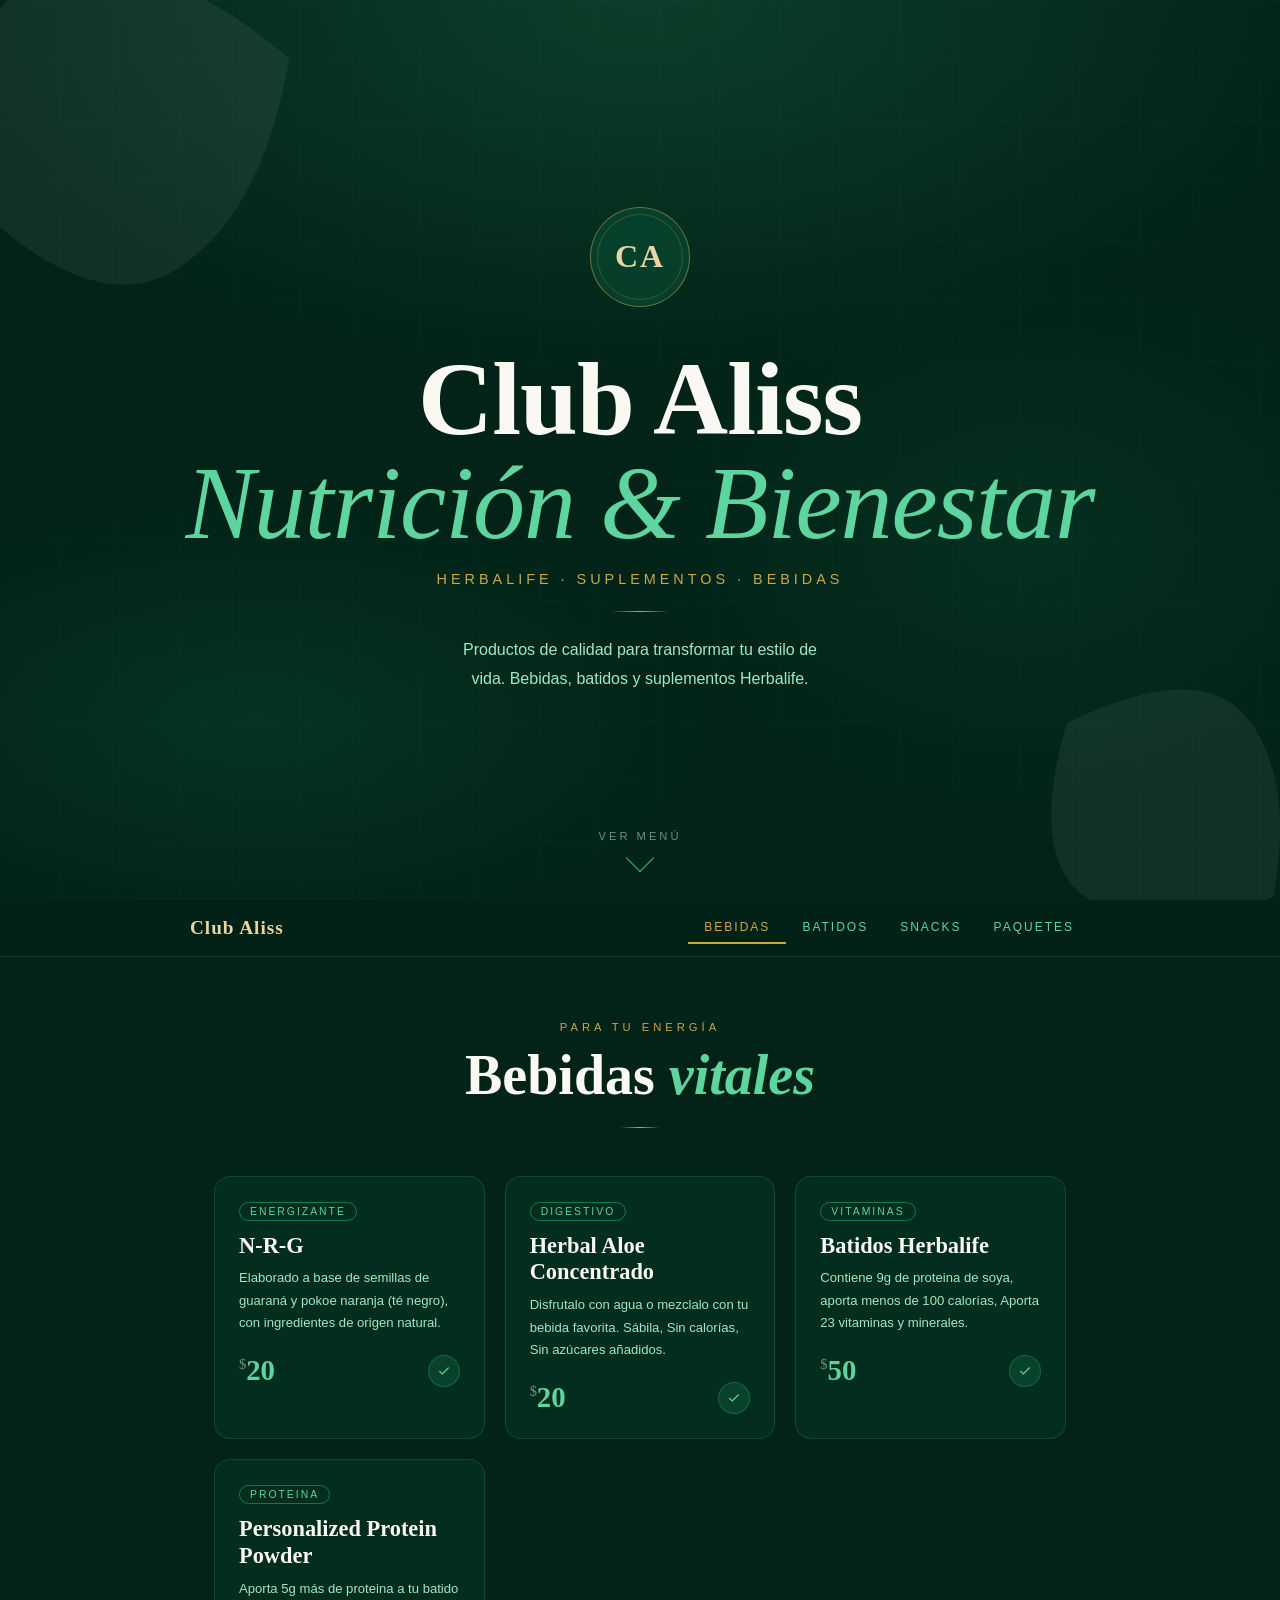
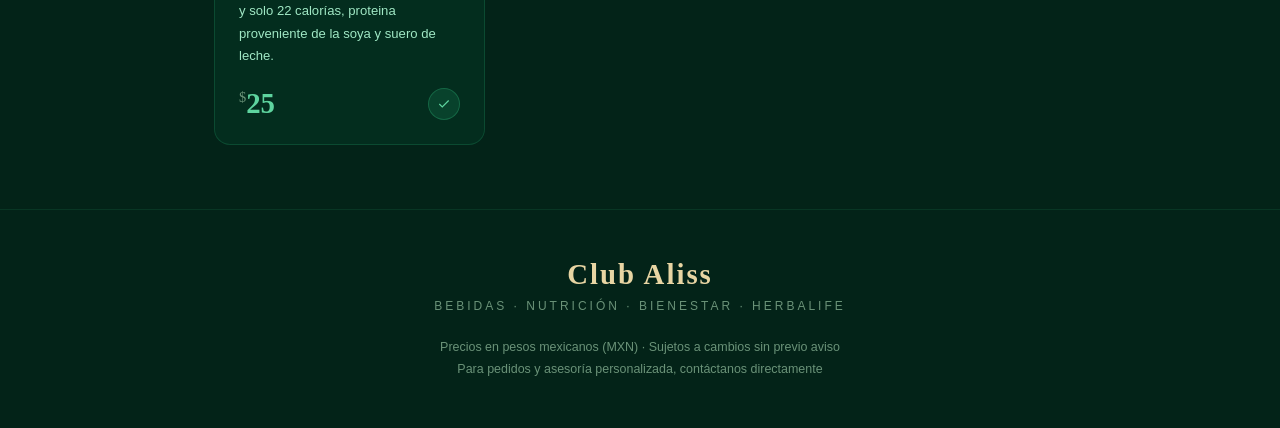
<file: index.html>
<!DOCTYPE html>
<html lang="es">
<head>
  <meta charset="UTF-8">
  <meta name="viewport" content="width=device-width, initial-scale=1.0">
  <title>Club Aliss — Menú Digital</title>
  <link rel="stylesheet" href="styles.css">
</head>
<body>

<!-- HERO -->
<section class="hero">
  <div class="leaf-deco leaf-1">
    <svg viewBox="0 0 200 200" xmlns="http://www.w3.org/2000/svg">
      <path d="M10,100 Q50,10 100,20 Q150,30 190,100 Q150,170 100,180 Q50,190 10,100Z" fill="white"/>
    </svg>
  </div>
  <div class="leaf-deco leaf-2">
    <svg viewBox="0 0 200 200" xmlns="http://www.w3.org/2000/svg">
      <path d="M10,100 Q50,10 100,20 Q150,30 190,100 Q150,170 100,180 Q50,190 10,100Z" fill="white"/>
    </svg>
  </div>

  <div class="logo-wrap">
    <div class="logo-ring">
      <span class="logo-text">CA</span>
    </div>
  </div>

  <h1 class="hero-title">
    Club Aliss
    <span>Nutrición & Bienestar</span>
  </h1>
  <p class="hero-sub">Herbalife · Suplementos · Bebidas</p>
  <div class="hero-divider"></div>
  <p class="hero-desc">Productos de calidad para transformar tu estilo de vida. Bebidas, batidos y suplementos Herbalife.</p>

  <div class="scroll-hint">
    <span>Ver menú</span>
    <div class="scroll-arrow"></div>
  </div>
</section>

<!-- NAV STICKY -->
<nav class="sticky-nav">
  <div class="nav-inner">
    <span class="nav-brand">Club Aliss</span>
    <div class="nav-tabs">
      <button class="nav-tab active" onclick="showCat('bebidas', this)">Bebidas</button>
      <button class="nav-tab" onclick="showCat('batidos', this)">Batidos</button>
      <button class="nav-tab" onclick="showCat('suplementos', this)">Snacks</button>
      <button class="nav-tab" onclick="showCat('paquetes', this)">Paquetes</button>
    </div>
  </div>
</nav>

<!-- MENÚ -->
<main class="menu-section">

  <!-- BEBIDAS -->
  <div id="cat-bebidas" class="cat-panel visible">
    <div class="section-header">
      <p class="section-eyebrow">Para tu energía</p>
      <h2 class="section-title">Bebidas <em>vitales</em></h2>
      <div class="section-line"></div>
    </div>
    <div class="product-grid">
      <div class="product-card" style="animation-delay:0.05s">
        <span class="card-badge">Energizante</span>
        <h3 class="card-name">N-R-G</h3>
        <p class="card-desc">Elaborado a base de semillas de guaraná y pokoe naranja (té negro), con ingredientes de origen natural.</p>
        <div class="card-footer">
          <span class="card-price"><sup>$</sup>20</span>
          <div class="card-dot"><svg viewBox="0 0 24 24"><polyline points="20 6 9 17 4 12"/></svg></div>
        </div>
      </div>
      <div class="product-card" style="animation-delay:0.1s">
        <span class="card-badge">Digestivo</span>
        <h3 class="card-name">Herbal Aloe Concentrado</h3>
        <p class="card-desc">Disfrutalo con agua o mezclalo con tu bebida favorita. Sábila, Sin calorías, Sin azúcares añadidos.</p>
        <div class="card-footer">
          <span class="card-price"><sup>$</sup>20</span>
          <div class="card-dot"><svg viewBox="0 0 24 24"><polyline points="20 6 9 17 4 12"/></svg></div>
        </div>
      </div>
      <div class="product-card" style="animation-delay:0.15s">
        <span class="card-badge">Vitaminas</span>
        <h3 class="card-name">Batidos Herbalife</h3>
        <p class="card-desc">Contiene 9g de proteina de soya, aporta menos de 100 calorías, Aporta 23 vitaminas y minerales.</p>
        <div class="card-footer">
          <span class="card-price"><sup>$</sup>50</span>
          <div class="card-dot"><svg viewBox="0 0 24 24"><polyline points="20 6 9 17 4 12"/></svg></div>
        </div>
      </div>
      <div class="product-card" style="animation-delay:0.2s">
        <span class="card-badge">proteina</span>
        <h3 class="card-name">Personalized Protein Powder</h3>
        <p class="card-desc">Aporta 5g más de proteina a tu batido y solo 22 calorías, proteina proveniente de la soya y suero de leche.</p>
        <div class="card-footer">
          <span class="card-price"><sup>$</sup>25</span>
          <div class="card-dot"><svg viewBox="0 0 24 24"><polyline points="20 6 9 17 4 12"/></svg></div>
        </div>
      </div>
    </div>
  </div>

  <!-- BATIDOS -->
  <div id="cat-batidos" class="cat-panel">
    <div class="section-header">
      <p class="section-eyebrow">Nutrición completa</p>
      <h2 class="section-title">Batidos <em>nutritivos</em></h2>
      <div class="section-line"></div>
    </div>
    <div class="product-grid">
      <div class="product-card" style="animation-delay:0.05s">
        <h3 class="card-name">Choco-avellana</h3>
        <p class="card-desc">Herbalife Numero 1, Polvo para preparar batido 550 g.</p>
        <div class="card-footer">
          <span class="card-price"><sup>$</sup>50</span>
          <div class="card-dot"><svg viewBox="0 0 24 24"><polyline points="20 6 9 17 4 12"/></svg></div>
        </div>
      </div>
      <div class="product-card" style="animation-delay:0.1s">
       <!-- <span class="card-badge">Combo</span> -->
        <h3 class="card-name">Chocolate</h3>
        <p class="card-desc">Herbalife Numero 1, Polvo para preparar batido 550 g.</p>
        <div class="card-footer">
          <span class="card-price"><sup>$</sup>50</span>
          <div class="card-dot"><svg viewBox="0 0 24 24"><polyline points="20 6 9 17 4 12"/></svg></div>
        </div>
      </div>
      <div class="product-card" style="animation-delay:0.15s">
        <h3 class="card-name">Nuez</h3>
        <p class="card-desc">Herbalife Numero 1, Polvo para preparar batido 550 g.</p>
        <div class="card-footer">
          <span class="card-price"><sup>$</sup>50</span>
          <div class="card-dot"><svg viewBox="0 0 24 24"><polyline points="20 6 9 17 4 12"/></svg></div>
        </div>
      </div>
      <div class="product-card" style="animation-delay:0.2s">
        <h3 class="card-name">Vainilla</h3>
        <p class="card-desc">Herbalife Numero 1, Polvo para preparar batido 550 g.</p>
        <div class="card-footer">
          <span class="card-price"><sup>$</sup>50</span>
          <div class="card-dot"><svg viewBox="0 0 24 24"><polyline points="20 6 9 17 4 12"/></svg></div>
        </div>
      </div>
      <div class="product-card" style="animation-delay:0.05s">
        <h3 class="card-name">Arroz con Leche</h3>
        <p class="card-desc">Herbalife Numero 1, Polvo para preparar batido 550 g.</p>
        <div class="card-footer">
          <span class="card-price"><sup>$</sup>50</span>
          <div class="card-dot"><svg viewBox="0 0 24 24"><polyline points="20 6 9 17 4 12"/></svg></div>
        </div>
      </div>
      <div class="product-card" style="animation-delay:0.05s">
        <h3 class="card-name">Coco</h3>
        <p class="card-desc">Herbalife Numero 1, Polvo para preparar batido 550 g.</p>
        <div class="card-footer">
          <span class="card-price"><sup>$</sup>50</span>
          <div class="card-dot"><svg viewBox="0 0 24 24"><polyline points="20 6 9 17 4 12"/></svg></div>
        </div>
      </div>
      <div class="product-card" style="animation-delay:0.05s">
        <h3 class="card-name">Cookies & Cream</h3>
        <p class="card-desc">Herbalife Numero 1, Polvo para preparar batido 550 g.</p>
        <div class="card-footer">
          <span class="card-price"><sup>$</sup>50</span>
          <div class="card-dot"><svg viewBox="0 0 24 24"><polyline points="20 6 9 17 4 12"/></svg></div>
        </div>
      </div>
      <div class="product-card" style="animation-delay:0.05s">
        <h3 class="card-name">Fresa</h3>
        <p class="card-desc">Herbalife Numero 1, Polvo para preparar batido 550 g.</p>
        <div class="card-footer">
          <span class="card-price"><sup>$</sup>50</span>
          <div class="card-dot"><svg viewBox="0 0 24 24"><polyline points="20 6 9 17 4 12"/></svg></div>
        </div>
      </div>
      <div class="product-card" style="animation-delay:0.05s">
        <h3 class="card-name">Frutas Tropicales</h3>
        <p class="card-desc">Herbalife Numero 1, Polvo para preparar batido 550 g.</p>
        <div class="card-footer">
          <span class="card-price"><sup>$</sup>50</span>
          <div class="card-dot"><svg viewBox="0 0 24 24"><polyline points="20 6 9 17 4 12"/></svg></div>
        </div>
      </div>
      <div class="product-card" style="animation-delay:0.05s">
        <h3 class="card-name">Frutos Rojos</h3>
        <p class="card-desc">Herbalife Numero 1, Polvo para preparar batido 550 g.</p>
        <div class="card-footer">
          <span class="card-price"><sup>$</sup>50</span>
          <div class="card-dot"><svg viewBox="0 0 24 24"><polyline points="20 6 9 17 4 12"/></svg></div>
        </div>
      </div>
      <div class="product-card" style="animation-delay:0.05s">
        <h3 class="card-name">Natural</h3>
        <p class="card-desc">Herbalife Numero 1, Polvo para preparar batido 550 g.</p>
        <div class="card-footer">
          <span class="card-price"><sup>$</sup>50</span>
          <div class="card-dot"><svg viewBox="0 0 24 24"><polyline points="20 6 9 17 4 12"/></svg></div>
        </div>
      </div>
      <div class="product-card" style="animation-delay:0.05s">
        <h3 class="card-name">Piña Colada</h3>
        <p class="card-desc">Herbalife Numero 1, Polvo para preparar batido 550 g.</p>
        <div class="card-footer">
          <span class="card-price"><sup>$</sup>50</span>
          <div class="card-dot"><svg viewBox="0 0 24 24"><polyline points="20 6 9 17 4 12"/></svg></div>
        </div>
      </div>
      <div class="product-card" style="animation-delay:0.05s">
        <h3 class="card-name">Plátano</h3>
        <p class="card-desc">Herbalife Numero 1, Polvo para preparar batido 550 g.</p>
        <div class="card-footer">
          <span class="card-price"><sup>$</sup>50</span>
          <div class="card-dot"><svg viewBox="0 0 24 24"><polyline points="20 6 9 17 4 12"/></svg></div>
        </div>
      </div>
      <div class="product-card" style="animation-delay:0.05s">
        <h3 class="card-name">Sabor Dulce de Leche</h3>
        <p class="card-desc">Herbalife Numero 1, Polvo para preparar batido 550 g.</p>
        <div class="card-footer">
          <span class="card-price"><sup>$</sup>50</span>
          <div class="card-dot"><svg viewBox="0 0 24 24"><polyline points="20 6 9 17 4 12"/></svg></div>
        </div>
      </div>
    </div>
  </div>

  <!-- Snacks -->
  <div id="cat-suplementos" class="cat-panel">
    <div class="section-header">
      <p class="section-eyebrow">Potencia tu salud</p>
      <h2 class="section-title">Snacks <em>Herbalife</em></h2>
      <div class="section-line"></div>
    </div>
    <div class="product-grid">
      <div class="product-card" style="animation-delay:0.05s">
        <span class="card-badge">Chocolate</span>
        <h3 class="card-name">Barra con Proteína</h3>
        <p class="card-desc">40 g.</p>
        <div class="card-footer">
          <span class="card-price"><sup>$</sup>40</span>
          <div class="card-dot"><svg viewBox="0 0 24 24"><polyline points="20 6 9 17 4 12"/></svg></div>
        </div>
      </div>
      <div class="product-card" style="animation-delay:0.1s">
        <span class="card-badge">Barbecue</span>
        <h3 class="card-name">Protein Chips</h3>
        <p class="card-desc">37 g.</p>
        <div class="card-footer">
          <span class="card-price"><sup>$</sup>50</span>
          <div class="card-dot"><svg viewBox="0 0 24 24"><polyline points="20 6 9 17 4 12"/></svg></div>
        </div>
      </div>
      <div class="product-card" style="animation-delay:0.15s">
        <span class="card-badge">Limón</span>
        <h3 class="card-name">Barra con proteina deluxe sabor limón</h3>
        <p class="card-desc">35 g</p>
        <div class="card-footer">
          <span class="card-price"><sup>$</sup>40</span>
          <div class="card-dot"><svg viewBox="0 0 24 24"><polyline points="20 6 9 17 4 12"/></svg></div>
        </div>
      </div>
      <div class="product-card" style="animation-delay:0.2s">
        <span class="card-badge">Vainilla con Almendra</span>
        <h3 class="card-name">Barra con proteina deluxe sabor vainilla con almendras</h3>
        <p class="card-desc">35 g</p>
        <div class="card-footer">
          <span class="card-price"><sup>$</sup>40</span>
          <div class="card-dot"><svg viewBox="0 0 24 24"><polyline points="20 6 9 17 4 12"/></svg></div>
        </div>
      </div>
    </div>
  </div>

  <!-- PAQUETES -->
  <div id="cat-paquetes" class="cat-panel">
    <div class="section-header">
      <p class="section-eyebrow">Mejor valor</p>
      <h2 class="section-title">Paquetes <em>especiales</em></h2>
      <div class="section-line"></div>
    </div>
    <div style="display: grid; grid-template-columns: repeat(auto-fill, minmax(270px, 1fr)); gap: 1.25rem;">
      <div class="paquete-card featured" style="animation-delay:0.05s">
        <span class="featured-label">Más popular</span>
        <h3 class="paquete-name">Pack Basico</h3>
        <ul class="paquete-includes">
          <li>Té</li>
          <li>Aloe</li>
          <li>Malteada</li>
        </ul>
        <span class="paquete-price">$85</span>
      </div>
    </div>
  </div>

</main>

<!-- FOOTER -->
<footer>
  <p class="footer-brand">Club Aliss</p>
  <p class="footer-tagline">Bebidas · Nutrición · Bienestar · Herbalife</p>
  <p class="footer-note">Precios en pesos mexicanos (MXN) · Sujetos a cambios sin previo aviso<br>Para pedidos y asesoría personalizada, contáctanos directamente</p>
</footer>

<script>
function showCat(id, btn) {
  document.querySelectorAll('.cat-panel').forEach(p => p.classList.remove('visible'));
  document.querySelectorAll('.nav-tab').forEach(t => t.classList.remove('active'));
  document.getElementById('cat-' + id).classList.add('visible');
  btn.classList.add('active');
  // re-trigger animations
  document.querySelectorAll('#cat-' + id + ' .product-card, #cat-' + id + ' .paquete-card').forEach(c => {
    c.style.animation = 'none';
    c.offsetHeight;
    c.style.animation = '';
  });
}
</script>
</body>
</html>
</file>
<file: styles.css>
* { 
    box-sizing: border-box; 
    margin: 0; 
    padding: 0; 
    }

  :root {
    --g900: #032318;
    --g800: #074d32;
    --g700: #0a6640;
    --g600: #0f7a4d;
    --g500: #1a9e65;
    --g400: #2ebd7e;
    --g300: #5ed49f;
    --g200: #a0e8c5;
    --g100: #d4f5e5;
    --g50:  #f0fdf6;
    --gold: #c9a84c;
    --gold-light: #e8d5a3;
    --cream: #faf8f2;
    --text-dark: #0a1f14;
    --text-mid: #2a4a36;
    --text-muted: #6a9278;
  }

  html { scroll-behavior: smooth; }

  body {
    font-family: 'Jost', sans-serif;
    background: var(--g900);
    color: var(--cream);
    min-height: 100vh;
    overflow-x: hidden;
  }

  /* ─── HERO ─── */
  .hero {
    position: relative;
    min-height: 100vh;
    display: flex;
    flex-direction: column;
    align-items: center;
    justify-content: center;
    text-align: center;
    padding: 2rem 1.5rem;
    overflow: hidden;
  }

  .hero::before {
    content: '';
    position: absolute;
    inset: 0;
    background:
      radial-gradient(ellipse 80% 60% at 50% 0%, rgba(46,189,126,0.18) 0%, transparent 70%),
      radial-gradient(ellipse 60% 40% at 20% 80%, rgba(10,102,64,0.25) 0%, transparent 60%),
      radial-gradient(ellipse 50% 50% at 80% 60%, rgba(15,122,77,0.15) 0%, transparent 60%);
    pointer-events: none;
  }

  .hero::after {
    content: '';
    position: absolute;
    inset: 0;
    background-image:
      repeating-linear-gradient(0deg, transparent, transparent 59px, rgba(46,189,126,0.04) 60px),
      repeating-linear-gradient(90deg, transparent, transparent 59px, rgba(46,189,126,0.04) 60px);
    pointer-events: none;
  }

  .leaf-deco {
    position: absolute;
    opacity: 0.06;
    pointer-events: none;
  }
  .leaf-deco svg { width: 100%; height: 100%; }
  .leaf-1 { width: 400px; height: 400px; top: -80px; left: -80px; transform: rotate(-20deg); }
  .leaf-2 { width: 300px; height: 300px; bottom: -60px; right: -40px; transform: rotate(40deg); }

  .logo-wrap {
    position: relative;
    z-index: 2;
    margin-bottom: 1.5rem;
    animation: fadeUp 0.8s ease both;
  }

  .logo-ring {
    width: 100px;
    height: 100px;
    border-radius: 50%;
    border: 1.5px solid rgba(201,168,76,0.5);
    display: flex;
    align-items: center;
    justify-content: center;
    margin: 0 auto 1rem;
    background: rgba(7,77,50,0.6);
    backdrop-filter: blur(10px);
    position: relative;
  }
  .logo-ring::before {
    content: '';
    position: absolute;
    inset: 6px;
    border-radius: 50%;
    border: 0.5px solid rgba(201,168,76,0.25);
  }

  .logo-text {
    font-family: 'Cormorant Garamond', serif;
    font-size: 2rem;
    font-weight: 700;
    color: var(--gold-light);
    letter-spacing: 2px;
  }

  .hero-title {
    font-family: 'Cormorant Garamond', serif;
    font-size: clamp(3rem, 10vw, 6.5rem);
    font-weight: 600;
    line-height: 1;
    letter-spacing: -1px;
    color: var(--cream);
    position: relative;
    z-index: 2;
    animation: fadeUp 0.9s 0.1s ease both;
  }

  .hero-title span {
    color: var(--g300);
    display: block;
    font-style: italic;
    font-weight: 400;
  }

  .hero-sub {
    font-size: 0.9rem;
    font-weight: 300;
    letter-spacing: 4px;
    text-transform: uppercase;
    color: var(--gold);
    margin-top: 1rem;
    position: relative;
    z-index: 2;
    animation: fadeUp 1s 0.2s ease both;
  }

  .hero-divider {
    width: 60px;
    height: 1px;
    background: linear-gradient(90deg, transparent, var(--gold), transparent);
    margin: 1.5rem auto;
    position: relative;
    z-index: 2;
    animation: fadeUp 1s 0.3s ease both;
  }

  .hero-desc {
    font-size: 1rem;
    font-weight: 300;
    color: var(--g200);
    max-width: 380px;
    line-height: 1.8;
    position: relative;
    z-index: 2;
    animation: fadeUp 1s 0.4s ease both;
  }

  .scroll-hint {
    position: absolute;
    bottom: 2rem;
    transform: translateX(-50%);
    z-index: 2;
    display: flex;
    flex-direction: column;
    align-items: center;
    gap: 6px;
    animation: fadeUp 1s 0.8s ease both;
  }
  .scroll-hint span { font-size: 0.7rem; letter-spacing: 3px; text-transform: uppercase; color: var(--text-muted); }
  .scroll-arrow {
    width: 20px; height: 20px;
    border-right: 1px solid var(--g400);
    border-bottom: 1px solid var(--g400);
    transform: rotate(45deg);
    animation: bounce 1.5s infinite;
  }

  /* ─── NAV ─── */
  .sticky-nav {
    position: sticky;
    top: 0;
    z-index: 100;
    background: rgba(3,35,24,0.92);
    backdrop-filter: blur(16px);
    border-bottom: 0.5px solid rgba(46,189,126,0.15);
    padding: 0 1.5rem;
  }

  .nav-inner {
    max-width: 900px;
    margin: 0 auto;
    display: flex;
    align-items: center;
    justify-content: space-between;
    height: 56px;
  }

  .nav-brand {
    font-family: 'Cormorant Garamond', serif;
    font-size: 1.2rem;
    font-weight: 600;
    color: var(--gold-light);
    letter-spacing: 1px;
  }

  .nav-tabs {
    display: flex;
    gap: 0;
  }

  .nav-tab {
    font-family: 'Jost', sans-serif;
    font-size: 0.75rem;
    font-weight: 400;
    letter-spacing: 2px;
    text-transform: uppercase;
    color: var(--g300);
    background: none;
    border: none;
    cursor: pointer;
    padding: 0.5rem 1rem;
    border-bottom: 2px solid transparent;
    transition: all 0.2s;
  }
  .nav-tab:hover { color: var(--cream); }
  .nav-tab.active {
    color: var(--gold);
    border-bottom-color: var(--gold);
  }

  /* ─── MENU SECTION ─── */
  .menu-section {
    max-width: 900px;
    margin: 0 auto;
    padding: 4rem 1.5rem;
  }

  .section-header {
    text-align: center;
    margin-bottom: 3rem;
  }

  .section-eyebrow {
    font-size: 0.7rem;
    letter-spacing: 4px;
    text-transform: uppercase;
    color: var(--gold);
    margin-bottom: 0.75rem;
  }

  .section-title {
    font-family: 'Cormorant Garamond', serif;
    font-size: clamp(2rem, 6vw, 3.5rem);
    font-weight: 600;
    color: var(--cream);
    line-height: 1.1;
  }

  .section-title em {
    color: var(--g300);
    font-style: italic;
  }

  .section-line {
    width: 40px;
    height: 1px;
    background: linear-gradient(90deg, transparent, var(--gold), transparent);
    margin: 1.25rem auto 0;
  }

  /* ─── CATEGORY PANELS ─── */
  .cat-panel { display: none; }
  .cat-panel.visible { display: block; }

  /* ─── PRODUCT GRID ─── */
  .product-grid {
    display: grid;
    grid-template-columns: repeat(auto-fill, minmax(260px, 1fr));
    gap: 1.25rem;
  }

  .product-card {
    background: rgba(7,77,50,0.25);
    border: 0.5px solid rgba(46,189,126,0.2);
    border-radius: 16px;
    padding: 1.5rem;
    position: relative;
    overflow: hidden;
    transition: transform 0.25s, border-color 0.25s, background 0.25s;
    animation: fadeUp 0.5s ease both;
  }

  .product-card::before {
    content: '';
    position: absolute;
    top: 0; left: 0; right: 0;
    height: 2px;
    background: linear-gradient(90deg, transparent, var(--g400), transparent);
    opacity: 0;
    transition: opacity 0.25s;
  }

  .product-card:hover {
    transform: translateY(-4px);
    border-color: rgba(46,189,126,0.45);
    background: rgba(10,102,64,0.35);
  }
  .product-card:hover::before { opacity: 1; }

  .card-badge {
    display: inline-block;
    font-size: 0.65rem;
    font-weight: 500;
    letter-spacing: 2px;
    text-transform: uppercase;
    color: var(--g300);
    border: 0.5px solid var(--g600);
    border-radius: 20px;
    padding: 3px 10px;
    margin-bottom: 0.75rem;
  }

  .card-badge.gold {
    color: var(--gold);
    border-color: rgba(201,168,76,0.4);
  }

  .card-name {
    font-family: 'Cormorant Garamond', serif;
    font-size: 1.4rem;
    font-weight: 600;
    color: var(--cream);
    line-height: 1.2;
    margin-bottom: 0.5rem;
  }

  .card-desc {
    font-size: 0.82rem;
    font-weight: 300;
    color: var(--g200);
    line-height: 1.7;
    margin-bottom: 1.25rem;
  }

  .card-footer {
    display: flex;
    align-items: center;
    justify-content: space-between;
  }

  .card-price {
    font-family: 'Cormorant Garamond', serif;
    font-size: 1.8rem;
    font-weight: 700;
    color: var(--g300);
  }

  .card-price sup {
    font-size: 0.9rem;
    vertical-align: super;
    font-weight: 400;
    color: var(--text-muted);
  }

  .card-dot {
    width: 32px;
    height: 32px;
    border-radius: 50%;
    background: rgba(46,189,126,0.15);
    border: 0.5px solid rgba(46,189,126,0.3);
    display: flex;
    align-items: center;
    justify-content: center;
  }

  .card-dot svg { width: 14px; height: 14px; stroke: var(--g300); fill: none; stroke-width: 2; }

  /* ─── SPECIAL PAQUETES ─── */
  .paquete-card {
    background: rgba(7,77,50,0.3);
    border: 0.5px solid rgba(201,168,76,0.25);
    border-radius: 20px;
    padding: 2rem;
    position: relative;
    overflow: hidden;
    transition: transform 0.25s, border-color 0.25s;
    animation: fadeUp 0.5s ease both;
  }

  .paquete-card::after {
    content: '';
    position: absolute;
    top: -40px; right: -40px;
    width: 120px; height: 120px;
    border-radius: 50%;
    background: radial-gradient(circle, rgba(201,168,76,0.1) 0%, transparent 70%);
    pointer-events: none;
  }

  .paquete-card:hover {
    transform: translateY(-4px);
    border-color: rgba(201,168,76,0.5);
  }

  .paquete-card.featured {
    background: linear-gradient(135deg, rgba(10,102,64,0.5), rgba(7,77,50,0.4));
    border: 1px solid rgba(201,168,76,0.45);
  }

  .featured-label {
    position: absolute;
    top: 1.25rem; right: 1.25rem;
    font-size: 0.65rem;
    font-weight: 500;
    letter-spacing: 2px;
    text-transform: uppercase;
    color: var(--gold);
    border: 0.5px solid rgba(201,168,76,0.5);
    border-radius: 20px;
    padding: 3px 10px;
  }

  .paquete-name {
    font-family: 'Cormorant Garamond', serif;
    font-size: 1.7rem;
    font-weight: 600;
    color: var(--cream);
    margin-bottom: 0.4rem;
  }

  .paquete-includes {
    font-size: 0.8rem;
    font-weight: 300;
    color: var(--g200);
    line-height: 1.8;
    margin-bottom: 1.25rem;
  }

  .paquete-includes li { list-style: none; padding-left: 1rem; position: relative; }
  .paquete-includes li::before { content: '—'; position: absolute; left: 0; color: var(--g400); }

  .paquete-price {
    font-family: 'Cormorant Garamond', serif;
    font-size: 2.2rem;
    font-weight: 700;
    color: var(--gold);
  }

  /* ─── FOOTER ─── */
  footer {
    background: var(--g900);
    border-top: 0.5px solid rgba(46,189,126,0.12);
    padding: 3rem 1.5rem;
    text-align: center;
  }

  .footer-brand {
    font-family: 'Cormorant Garamond', serif;
    font-size: 1.8rem;
    font-weight: 600;
    color: var(--gold-light);
    letter-spacing: 2px;
    margin-bottom: 0.5rem;
  }

  .footer-tagline {
    font-size: 0.75rem;
    letter-spacing: 3px;
    text-transform: uppercase;
    color: var(--text-muted);
    margin-bottom: 1.5rem;
  }

  .footer-note {
    font-size: 0.78rem;
    color: var(--text-muted);
    line-height: 1.7;
  }

  /* ─── ANIMACIONES ─── */
  @keyframes fadeUp {
    from { opacity: 0; transform: translateY(20px); }
    to   { opacity: 1; transform: translateY(0); }
  }

  @keyframes bounce {
    0%, 100% { transform: rotate(45deg) translateY(0); }
    50% { transform: rotate(45deg) translateY(5px); }
  }

  /* ─── RESPONSIVE ─── */
  @media (max-width: 600px) {
    .nav-tab { padding: 0.5rem 0.6rem; font-size: 0.65rem; letter-spacing: 1px; }
    .product-grid { grid-template-columns: 1fr; }
    .nav-brand { display: none; }
  }
</file>
